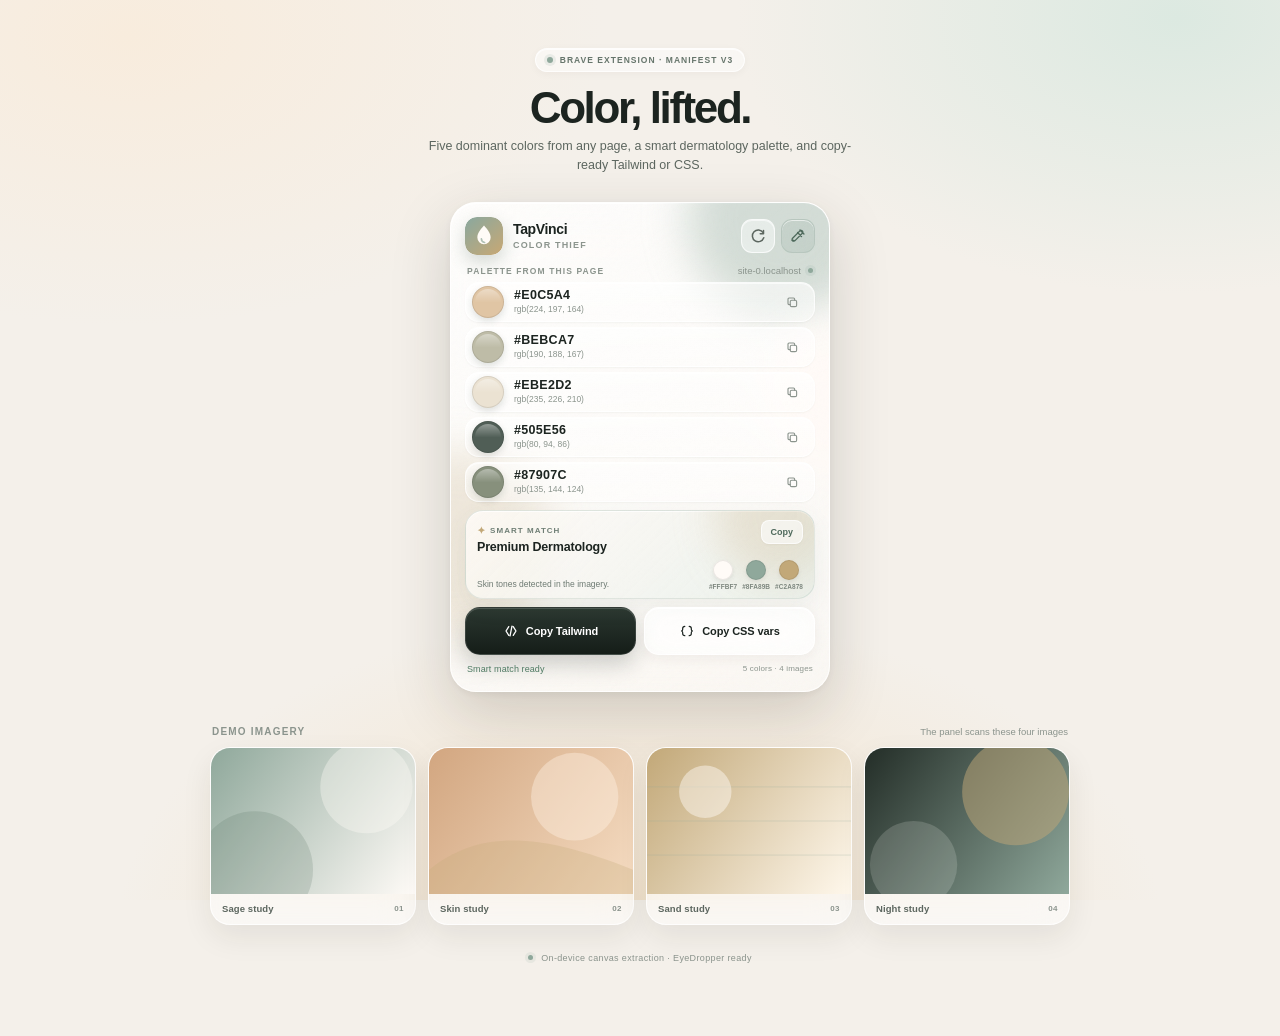
<file: index.html>
<!doctype html>
<html lang="en">
<head>
  <meta charset="utf-8">
  <meta name="viewport" content="width=device-width, initial-scale=1">
  <meta name="theme-color" content="#f4f0ea">
  <title>TapVinci Color Thief — Live Demo</title>
  <link rel="icon" href="data:image/svg+xml,%3Csvg xmlns='http://www.w3.org/2000/svg' viewBox='0 0 32 32'%3E%3Crect width='32' height='32' rx='10' fill='%238FA89B'/%3E%3Cpath d='M16 7.2c-2.8 3.2-5.6 6.4-5.6 10.1a5.6 5.6 0 1 0 11.2 0c0-3.7-2.8-6.9-5.6-10.1Z' fill='%23FFFBF7'/%3E%3C/svg%3E">
  <link rel="stylesheet" href="style.css">
</head>
<body class="demo-page">
  <div class="demo-shell">
    <header class="demo-intro">
      <span class="demo-kicker">Brave Extension · Manifest V3</span>
      <h1 class="demo-title">Color, lifted.</h1>
      <p class="demo-sub">Five dominant colors from any page, a smart dermatology palette, and copy-ready Tailwind or CSS.</p>
    </header>

    <div class="app">
      <div class="ambient ambient-a" aria-hidden="true"></div>
      <div class="ambient ambient-b" aria-hidden="true"></div>
      <div class="ambient ambient-c" aria-hidden="true"></div>

      <header class="topbar">
        <div class="brand">
          <div class="brand-mark" aria-hidden="true">
            <svg viewBox="0 0 32 32" role="img">
              <defs>
                <linearGradient id="brandGradient" x1="4" y1="2" x2="28" y2="30" gradientUnits="userSpaceOnUse">
                  <stop stop-color="#8FA89B"></stop>
                  <stop offset="1" stop-color="#C2A878"></stop>
                </linearGradient>
              </defs>
              <rect width="32" height="32" rx="10" fill="url(#brandGradient)"></rect>
              <path d="M16 7.2c-2.8 3.2-5.6 6.4-5.6 10.1a5.6 5.6 0 1 0 11.2 0c0-3.7-2.8-6.9-5.6-10.1Z" fill="#FFFBF7"></path>
              <path d="M13.8 18.3c0 1.6 1.1 2.9 2.7 3.2" fill="none" stroke="#8FA89B" stroke-linecap="round" stroke-width="1.4" opacity=".7"></path>
            </svg>
          </div>
          <div class="brand-copy">
            <span class="brand-name">TapVinci</span>
            <span class="brand-sub">Color Thief</span>
          </div>
        </div>

        <div class="top-actions">
          <button id="refreshBtn" class="icon-button" type="button" title="Scan the page again" aria-label="Scan the page again">
            <svg viewBox="0 0 20 20" aria-hidden="true">
              <path d="M15.7 6.3A6.5 6.5 0 1 0 16.4 12" fill="none" stroke="currentColor" stroke-linecap="round" stroke-width="1.7"></path>
              <path d="M16.1 3.8v3.6h-3.6" fill="none" stroke="currentColor" stroke-linecap="round" stroke-linejoin="round" stroke-width="1.7"></path>
            </svg>
          </button>
          <button id="eyedropperBtn" class="icon-button accent" type="button" title="Pick a color with EyeDropper" aria-label="Pick a color with EyeDropper">
            <svg viewBox="0 0 20 20" aria-hidden="true">
              <path d="m12.2 3.4 4.4 4.4M9.5 6.1l4.4 4.4M4.2 15.8l2.2-.4 8.4-8.4a1.9 1.9 0 0 0 0-2.7 1.9 1.9 0 0 0-2.7 0l-8.4 8.4-.4 2.2 2.2.1Z" fill="none" stroke="currentColor" stroke-linecap="round" stroke-linejoin="round" stroke-width="1.5"></path>
            </svg>
          </button>
        </div>
      </header>

      <main class="content">
        <div class="page-line">
          <span class="eyebrow">Palette from this page</span>
          <span class="page-meta">
            <span id="pageHost" class="host" title="Active page">—</span>
            <span class="privacy" title="Processed on-device"><span class="privacy-dot" aria-hidden="true"></span></span>
          </span>
        </div>

        <section id="palette" class="palette" aria-live="polite" aria-label="Extracted color palette">
          <div class="color-row skeleton" aria-hidden="true">
            <span class="dot skeleton-dot"></span>
            <span class="skeleton-lines"><span></span><span></span></span>
            <span class="skeleton-copy"></span>
          </div>
          <div class="color-row skeleton" aria-hidden="true">
            <span class="dot skeleton-dot"></span>
            <span class="skeleton-lines"><span></span><span></span></span>
            <span class="skeleton-copy"></span>
          </div>
          <div class="color-row skeleton" aria-hidden="true">
            <span class="dot skeleton-dot"></span>
            <span class="skeleton-lines"><span></span><span></span></span>
            <span class="skeleton-copy"></span>
          </div>
          <div class="color-row skeleton" aria-hidden="true">
            <span class="dot skeleton-dot"></span>
            <span class="skeleton-lines"><span></span><span></span></span>
            <span class="skeleton-copy"></span>
          </div>
          <div class="color-row skeleton" aria-hidden="true">
            <span class="dot skeleton-dot"></span>
            <span class="skeleton-lines"><span></span><span></span></span>
            <span class="skeleton-copy"></span>
          </div>
        </section>

        <section id="emptyState" class="empty hidden" aria-live="polite">
          <div class="empty-icon" aria-hidden="true">
            <svg viewBox="0 0 24 24">
              <rect x="3.5" y="5" width="17" height="14" rx="3" fill="none" stroke="currentColor" stroke-width="1.5"></rect>
              <circle cx="9" cy="10" r="1.6" fill="currentColor"></circle>
              <path d="m5.5 16.5 4.2-4.1 3 2.8 2.1-2 3.7 3.3" fill="none" stroke="currentColor" stroke-linecap="round" stroke-linejoin="round" stroke-width="1.5"></path>
            </svg>
          </div>
          <h2 id="emptyTitle">No images found</h2>
          <p id="emptyBody">Try the eyedropper, or add images to the page and scan again.</p>
          <button id="emptyPick" class="empty-pick" type="button" data-action="pick">
            <svg viewBox="0 0 20 20" aria-hidden="true">
              <path d="m12.2 3.4 4.4 4.4M9.5 6.1l4.4 4.4M4.2 15.8l2.2-.4 8.4-8.4a1.9 1.9 0 0 0 0-2.7 1.9 1.9 0 0 0-2.7 0l-8.4 8.4-.4 2.2 2.2.1Z" fill="none" stroke="currentColor" stroke-linecap="round" stroke-linejoin="round" stroke-width="1.5"></path>
            </svg>
            Pick a color
          </button>
        </section>

        <section id="suggestion" class="suggestion hidden" aria-live="polite">
          <div class="suggestion-head">
            <div class="suggestion-title">
              <span class="smart-label"><span aria-hidden="true">✦</span> Smart match</span>
              <h2>Premium Dermatology</h2>
            </div>
            <button id="copySuggestion" class="mini-copy" type="button" title="Copy dermatology palette" aria-label="Copy dermatology palette">Copy</button>
          </div>
          <div class="suggestion-row">
            <p id="suggestionReason" class="suggestion-reason">Skin, sand &amp; sage notes detected.</p>
            <div id="suggestionSwatches" class="suggestion-swatches"></div>
          </div>
        </section>

        <div class="actions">
          <button id="copyTailwind" class="action-button primary" type="button" disabled title="Copy as a Tailwind config">
            <svg viewBox="0 0 20 20" aria-hidden="true">
              <path d="M7.2 4.5 3.8 10l3.4 5.5M12.8 4.5 16.2 10l-3.4 5.5M11.2 3.8 8.8 16.2" fill="none" stroke="currentColor" stroke-linecap="round" stroke-linejoin="round" stroke-width="1.6"></path>
            </svg>
            <span>Copy Tailwind</span>
          </button>
          <button id="copyCss" class="action-button secondary" type="button" disabled title="Copy as CSS variables">
            <svg viewBox="0 0 20 20" aria-hidden="true">
              <path d="M7.3 4.2c-1.8 0-2.7.9-2.7 2.7v1.2c0 1-.5 1.6-1.4 1.9.9.3 1.4.9 1.4 1.9v1.2c0 1.8.9 2.7 2.7 2.7M12.7 4.2c1.8 0 2.7.9 2.7 2.7v1.2c0 1 .5 1.6 1.4 1.9-.9.3-1.4.9-1.4 1.9v1.2c0 1.8-.9 2.7-2.7 2.7" fill="none" stroke="currentColor" stroke-linecap="round" stroke-linejoin="round" stroke-width="1.5"></path>
            </svg>
            <span>Copy CSS vars</span>
          </button>
        </div>

        <div class="status-line">
          <p id="status" class="status" role="status" aria-live="polite">Scanning page…</p>
          <span id="scanMeta" class="scan-meta">Reading images…</span>
        </div>
      </main>
    </div>

    <section class="demo-gallery" aria-label="Demo imagery">
      <div class="demo-gallery-head">
        <h2 class="demo-gallery-title">Demo imagery</h2>
        <p class="demo-gallery-note">The panel scans these four images</p>
      </div>
      <div class="demo-grid">
        <figure class="demo-card">
          <img
            src="[data-uri]"
            alt="Sage and porcelain gradient"
            width="420"
            height="300">
          <figcaption>Sage study <span>01</span></figcaption>
        </figure>

        <figure class="demo-card">
          <img
            src="[data-uri]"
            alt="Warm skin and sand gradient"
            width="420"
            height="300">
          <figcaption>Skin study <span>02</span></figcaption>
        </figure>

        <figure class="demo-card">
          <img
            src="[data-uri]"
            alt="Sand and cream gradient with fine lines"
            width="420"
            height="300">
          <figcaption>Sand study <span>03</span></figcaption>
        </figure>

        <figure class="demo-card">
          <img
            src="[data-uri]"
            alt="Deep sage and warm sand gradient"
            width="420"
            height="300">
          <figcaption>Night study <span>04</span></figcaption>
        </figure>
      </div>
    </section>

    <p class="demo-footer">On-device canvas extraction · EyeDropper ready</p>
  </div>

  <script src="script.js"></script>
  <script src="details.js"></script>
</body>
</html>
</file>
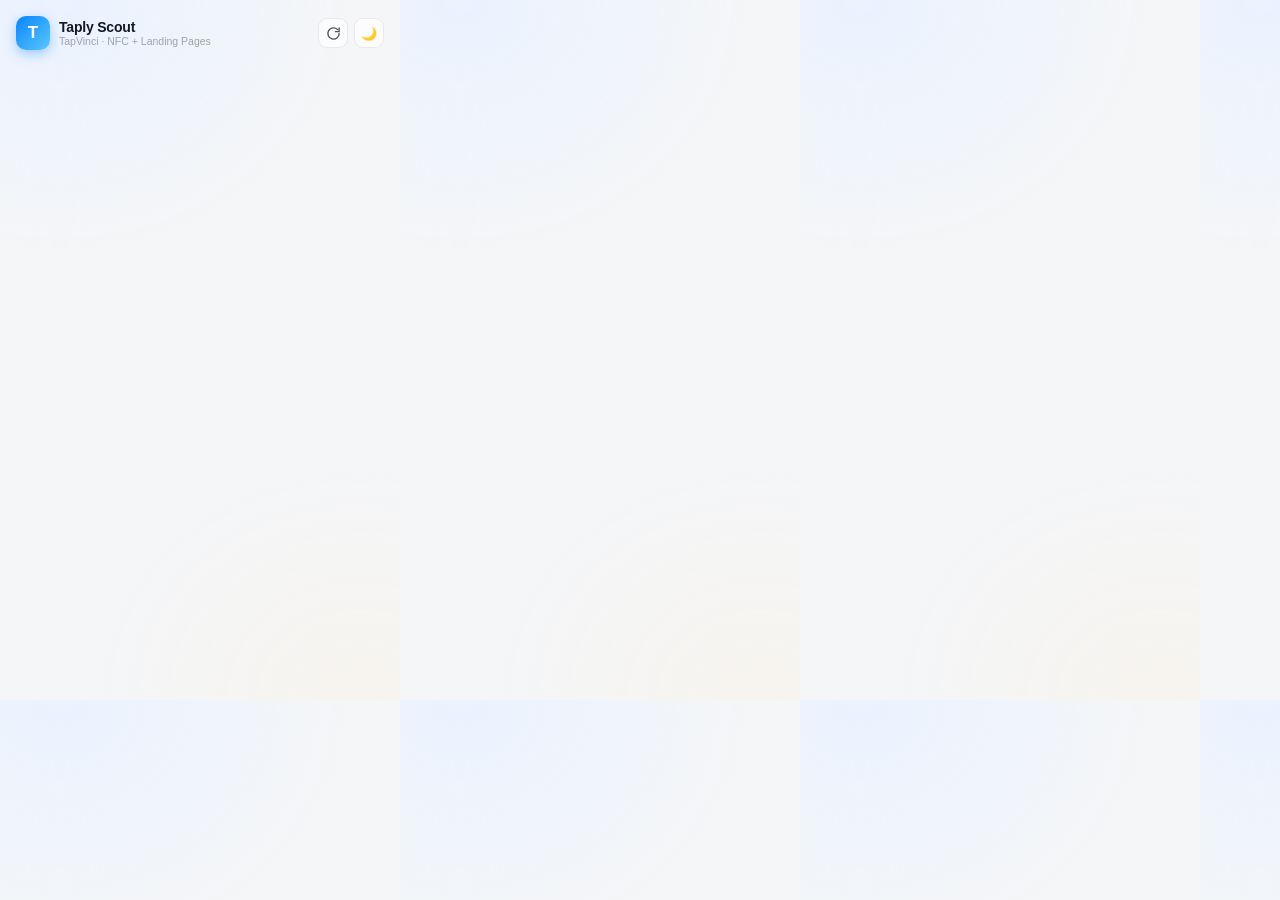
<file: popup.html>
<!DOCTYPE html>
<html lang="en" data-theme="light">
<head>
<meta charset="UTF-8">
<meta name="viewport" content="width=device-width, initial-scale=1">
<title>Taply Scout</title>
<link rel="stylesheet" href="popup.css">
</head>
<body>
<div id="app">

  <header id="topbar">
    <div class="brand">
      <div class="logo">T</div>
      <div>
        <div class="brandName">Taply Scout</div>
        <div class="brandSub">TapVinci · NFC + Landing Pages</div>
      </div>
    </div>
    <div class="topActions">
      <button id="btnRefresh" class="iconBtn" title="Re-scrape this business" aria-label="Re-scrape">
        <svg width="15" height="15" viewBox="0 0 24 24" fill="none" stroke="currentColor" stroke-width="2.2" stroke-linecap="round" stroke-linejoin="round"><path d="M21 12a9 9 0 1 1-2.64-6.36"/><path d="M21 3v6h-6"/></svg>
      </button>
      <button id="btnTheme" class="iconBtn" title="Toggle dark mode" aria-label="Toggle dark mode">🌙</button>
    </div>
  </header>

  <div id="statusLine" class="status" hidden></div>

  <div id="staleBar" class="stale" hidden>
    ⏱ Last scrape · <span id="staleAge"></span> — press ⟳ for fresh data
  </div>

  <main id="content" hidden>
    <section class="card hero">
      <div id="avatar" class="avatar">A</div>
      <div class="heroBody">
        <h1 id="bizName" class="name">Business</h1>
        <div class="metaRow">
          <span id="bizBadge" class="badge">Category</span>
          <span id="bizPill" class="pill">…</span>
        </div>
        <div id="starsRow" class="starsRow">
          <span id="starGlyphs" class="glyphs">★★★★★</span>
          <span id="starCount" class="count">—</span>
        </div>
      </div>
    </section>

    <section class="card themeRow">
      <div class="dots" id="themeDots"><i></i><i></i><i></i></div>
      <div class="themeText">
        <div id="themeDetected" class="themeDetected">Detected: —</div>
        <div id="themeName" class="themeName">Using — theme</div>
      </div>
    </section>

    <section class="card fields">
      <h2 class="cardTitle">Business Info</h2>
      <dl id="fieldsList" class="fieldsList"></dl>
      <div id="socialsRow" class="socialsRow" hidden></div>
    </section>

    <section class="card reviews">
      <h2 class="cardTitle">Reviews <span id="reviewsMeta" class="muted"></span></h2>
      <div id="reviewsList" class="reviewsList"></div>
    </section>

    <div class="group">
      <div class="groupLabel">Group A — Export Data</div>
      <div class="btnRow">
        <button id="btnMd" class="btn export primary" disabled>
          <span class="ic icMd"><svg width="14" height="14" viewBox="0 0 24 24" fill="none" stroke="currentColor" stroke-width="2.4" stroke-linecap="round" stroke-linejoin="round"><path d="M12 3v12"/><path d="m7 10 5 5 5-5"/><path d="M5 21h14"/></svg></span>
          <span class="btnText"><b>Export as MD</b><small>TapVinci scout file</small></span>
        </button>
        <button id="btnTxt" class="btn export" disabled>
          <span class="ic icTxt"><svg width="14" height="14" viewBox="0 0 24 24" fill="none" stroke="currentColor" stroke-width="2.4" stroke-linecap="round" stroke-linejoin="round"><path d="M12 3v12"/><path d="m7 10 5 5 5-5"/><path d="M5 21h14"/></svg></span>
          <span class="btnText"><b>Export as TXT</b><small>Plain text notes</small></span>
        </button>
      </div>

      <div class="groupLabel">Group B — Copy Builder Prompts</div>
      <div class="btnRow">
        <button id="btnVscode" class="btn prompt vscode" disabled>
          <span class="ic icVs"><svg width="14" height="14" viewBox="0 0 24 24" fill="none" stroke="currentColor" stroke-width="2.4" stroke-linecap="round" stroke-linejoin="round"><rect x="2" y="4" width="20" height="16" rx="3"/><path d="m9 10-2 2 2 2"/><path d="m15 10 2 2-2 2"/></svg></span>
          <span class="btnText"><b>Copy VS Code Prompt</b><small>Smart themed landing page</small></span>
        </button>
        <button id="btnOc" class="btn prompt oc" disabled>
          <span class="ic icOc"><svg width="14" height="14" viewBox="0 0 24 24" fill="none" stroke="currentColor" stroke-width="2.4" stroke-linecap="round" stroke-linejoin="round"><path d="m4 7 4 5-4 5"/><path d="M20 7l-4 5 4 5"/></svg></span>
          <span class="btnText"><b>Copy OpenCode Prompt</b><small>Full project scaffold</small></span>
        </button>
      </div>
      <div class="hint">Prompts carry the detected theme + reviews, so ChatGPT / Claude / Cursor / OpenCode builds colors that match the business.</div>
    </div>

    <footer class="foot">🔒 100% client-side — nothing leaves your browser • built by TapVinci 🇵🇭</footer>
  </main>

  <section id="empty" class="empty" hidden>
    <div class="emptyArt">🗺️</div>
    <h2 id="emptyTitle">Open a business on Google Maps first</h2>
    <p id="emptyText">Search a place and click it so the left panel shows the business, then press the button below.</p>
    <button id="btnRetry" class="btn retry">Get Info</button>
    <ol class="steps">
      <li>Open Google Maps and click a business</li>
      <li>Click the Taply Scout icon</li>
      <li>Export data or copy your smart prompt</li>
    </ol>
  </section>

</div>

<div id="toast" class="toast" hidden></div>

<div id="modal" class="modal" hidden>
  <div class="modalCard">
    <div class="modalHead">
      <div id="modalTitle" class="modalTitle">Preview</div>
      <button id="btnModalClose" class="iconBtn" aria-label="Close">
        <svg width="13" height="13" viewBox="0 0 24 24" fill="none" stroke="currentColor" stroke-width="2.6" stroke-linecap="round"><path d="M18 6 6 18"/><path d="m6 6 12 12"/></svg>
      </button>
    </div>
    <pre id="modalBody" class="modalBody"></pre>
    <div class="modalActions">
      <button id="btnModalCopy" class="btn mini">Copy</button>
      <button id="btnModalDownload" class="btn mini primary">Download</button>
    </div>
  </div>
</div>

<script src="popup.js"></script>
</body>
</html>
</file>
<file: style.css>
:root {
  color-scheme: light dark;
  --ink: #1c2420;
  --ink-2: #5c665f;
  --ink-3: #8b948d;
  --line: rgba(29, 42, 34, 0.09);
  --sage: #8fa89b;
  --sage-deep: #4f6a5c;
  --sand: #c2a878;
  --cream: #fffbf7;
  --danger: #a65b4f;
  --shadow: 0 20px 60px rgba(44, 38, 29, 0.18), 0 2px 8px rgba(44, 38, 29, 0.06);
}

* {
  box-sizing: border-box;
}

html {
  width: 380px;
}

body {
  width: 380px;
  margin: 0;
  padding: 8px;
  font-family: -apple-system, BlinkMacSystemFont, "SF Pro Display", "SF Pro Text", "Segoe UI", sans-serif;
  color: var(--ink);
  background:
    radial-gradient(120% 90% at 8% 0%, #faf2e9 0%, rgba(250, 242, 233, 0) 55%),
    radial-gradient(100% 80% at 100% 10%, #dfe9e2 0%, rgba(223, 233, 226, 0) 52%),
    radial-gradient(110% 100% at 50% 100%, #f1e3d0 0%, rgba(241, 227, 208, 0) 58%),
    #f3efe9;
  -webkit-font-smoothing: antialiased;
  text-rendering: optimizeLegibility;
}

button {
  font: inherit;
}

button:focus-visible {
  outline: 2px solid rgba(79, 106, 92, 0.7);
  outline-offset: 2px;
}

.app {
  position: relative;
  overflow: hidden;
  padding: 14px;
  border: 1px solid rgba(255, 255, 255, 0.74);
  border-radius: 26px;
  background: linear-gradient(145deg, rgba(255, 255, 255, 0.84), rgba(255, 255, 255, 0.56));
  box-shadow: var(--shadow), inset 0 1px 0 rgba(255, 255, 255, 0.85);
  -webkit-backdrop-filter: blur(34px) saturate(150%);
  backdrop-filter: blur(34px) saturate(150%);
  animation: app-in 0.34s cubic-bezier(0.2, 0.75, 0.3, 1) both;
}

.app::after {
  position: absolute;
  inset: 0;
  z-index: 0;
  border-radius: inherit;
  pointer-events: none;
  content: "";
  opacity: 0.16;
  mix-blend-mode: soft-light;
  background-image: url("data:image/svg+xml,%3Csvg viewBox='0 0 140 140' xmlns='http://www.w3.org/2000/svg'%3E%3Cfilter id='n'%3E%3CfeTurbulence type='fractalNoise' baseFrequency='.85' numOctaves='3' stitchTiles='stitch'/%3E%3C/filter%3E%3Crect width='100%25' height='100%25' filter='url(%23n)' opacity='.42'/%3E%3C/svg%3E");
}

.ambient {
  position: absolute;
  z-index: 0;
  border-radius: 50%;
  pointer-events: none;
  filter: blur(22px);
}

.ambient-a {
  top: -78px;
  right: -48px;
  width: 190px;
  height: 190px;
  background: rgba(143, 168, 155, 0.38);
}

.ambient-b {
  bottom: 50px;
  left: -90px;
  width: 190px;
  height: 190px;
  background: rgba(194, 168, 120, 0.24);
}

.ambient-c {
  top: 120px;
  right: -90px;
  width: 160px;
  height: 160px;
  background: rgba(255, 251, 247, 0.8);
}

.topbar,
.content,
.footer {
  position: relative;
  z-index: 1;
}

.topbar {
  display: flex;
  align-items: center;
  justify-content: space-between;
  gap: 10px;
  margin-bottom: 10px;
}

.brand {
  display: flex;
  align-items: center;
  gap: 10px;
  min-width: 0;
}

.brand-mark {
  flex: none;
  width: 38px;
  height: 38px;
  border-radius: 12px;
  box-shadow: 0 7px 17px rgba(79, 106, 92, 0.24);
}

.brand-mark svg {
  display: block;
  width: 100%;
  height: 100%;
  border-radius: inherit;
}

.brand-copy {
  min-width: 0;
}

.brand-name {
  display: block;
  font-size: 14px;
  font-weight: 750;
  line-height: 1.1;
  letter-spacing: -0.025em;
}

.brand-sub {
  display: block;
  margin-top: 3px;
  font-size: 9px;
  font-weight: 700;
  line-height: 1;
  letter-spacing: 0.13em;
  color: var(--ink-3);
  text-transform: uppercase;
}

.top-actions {
  display: flex;
  gap: 6px;
}

.icon-button {
  display: grid;
  width: 34px;
  height: 34px;
  padding: 0;
  color: var(--ink-2);
  cursor: pointer;
  background: rgba(255, 255, 255, 0.46);
  border: 1px solid rgba(255, 255, 255, 0.72);
  border-radius: 11px;
  box-shadow: inset 0 1px 0 rgba(255, 255, 255, 0.6);
  -webkit-backdrop-filter: blur(16px);
  backdrop-filter: blur(16px);
  place-items: center;
  transition: background 0.18s ease, color 0.18s ease, transform 0.18s ease;
}

.icon-button svg {
  width: 18px;
  height: 18px;
}

.icon-button:hover {
  color: var(--sage-deep);
  background: rgba(255, 255, 255, 0.7);
  transform: translateY(-1px);
}

.icon-button:active {
  transform: scale(0.95);
}

.icon-button.accent {
  color: var(--sage-deep);
  background: rgba(143, 168, 155, 0.17);
  border-color: rgba(143, 168, 155, 0.26);
}

.icon-button.scanning svg {
  animation: spin 0.8s linear infinite;
}

.page-line {
  display: flex;
  align-items: center;
  justify-content: space-between;
  gap: 10px;
  margin: 0 2px 6px;
}

.page-meta {
  display: flex;
  align-items: center;
  gap: 7px;
  min-width: 0;
}

.eyebrow {
  font-size: 8.5px;
  font-weight: 750;
  letter-spacing: 0.13em;
  color: var(--ink-3);
  text-transform: uppercase;
}

.host {
  max-width: 150px;
  overflow: hidden;
  font-size: 9.5px;
  color: var(--ink-3);
  text-overflow: ellipsis;
  white-space: nowrap;
}

.palette {
  display: grid;
  gap: 5px;
}

.color-row {
  display: flex;
  align-items: center;
  gap: 10px;
  height: 40px;
  padding: 0 6px;
  background: linear-gradient(180deg, rgba(255, 255, 255, 0.6), rgba(255, 255, 255, 0.38));
  border: 1px solid rgba(255, 255, 255, 0.72);
  border-radius: 14px;
  box-shadow: 0 1px 2px rgba(30, 40, 34, 0.04), inset 0 1px 0 rgba(255, 255, 255, 0.62);
  animation: row-in 0.34s cubic-bezier(0.2, 0.75, 0.3, 1) both;
  animation-delay: calc(var(--i, 0) * 34ms);
  transition: background 0.18s ease, box-shadow 0.18s ease, transform 0.18s ease;
}

.color-row:hover {
  background: linear-gradient(180deg, rgba(255, 255, 255, 0.76), rgba(255, 255, 255, 0.52));
  box-shadow: 0 5px 14px rgba(44, 38, 29, 0.06), inset 0 1px 0 rgba(255, 255, 255, 0.75);
  transform: translateY(-1px);
}

.dot {
  position: relative;
  flex: none;
  width: 32px;
  height: 32px;
  background: var(--swatch);
  border-radius: 50%;
  box-shadow: inset 0 0 0 1px rgba(0, 0, 0, 0.09), 0 3px 7px rgba(30, 40, 34, 0.14);
}

.dot::after {
  position: absolute;
  inset: 3px;
  content: "";
  background: linear-gradient(180deg, rgba(255, 255, 255, 0.38), rgba(255, 255, 255, 0) 52%);
  border-radius: inherit;
}

.color-meta {
  display: flex;
  flex: 1;
  flex-direction: column;
  gap: 2px;
  min-width: 0;
}

.hex {
  overflow: hidden;
  font-size: 12.5px;
  font-weight: 700;
  line-height: 1.1;
  letter-spacing: 0.025em;
  text-overflow: ellipsis;
  white-space: nowrap;
  font-variant-numeric: tabular-nums;
}

.rgb {
  overflow: hidden;
  font-size: 8.5px;
  line-height: 1.1;
  color: var(--ink-3);
  text-overflow: ellipsis;
  white-space: nowrap;
  font-variant-numeric: tabular-nums;
}

.copy-color {
  display: grid;
  flex: none;
  width: 32px;
  height: 32px;
  padding: 0;
  color: var(--ink-3);
  cursor: pointer;
  background: transparent;
  border: 1px solid transparent;
  border-radius: 10px;
  place-items: center;
  transition: background 0.18s ease, color 0.18s ease, transform 0.18s ease;
}

.copy-color svg {
  width: 15px;
  height: 15px;
}

.copy-color:hover {
  color: var(--sage-deep);
  background: rgba(143, 168, 155, 0.14);
}

.copy-color:active {
  transform: scale(0.92);
}

.copy-color.copied {
  color: var(--sage-deep);
  background: rgba(143, 168, 155, 0.18);
}

.color-row.skeleton {
  pointer-events: none;
  animation: none;
}

.skeleton-dot {
  background: rgba(29, 42, 34, 0.08);
  box-shadow: none;
}

.skeleton-dot::after {
  display: none;
}

.skeleton-lines {
  display: flex;
  flex: 1;
  flex-direction: column;
  gap: 6px;
}

.skeleton-lines span {
  display: block;
  width: 72px;
  height: 8px;
  background: linear-gradient(90deg, rgba(29, 42, 34, 0.06), rgba(255, 255, 255, 0.62), rgba(29, 42, 34, 0.06));
  background-size: 200% 100%;
  border-radius: 4px;
  animation: shimmer 1.35s ease-in-out infinite;
}

.skeleton-lines span:last-child {
  width: 46px;
  height: 6px;
}

.skeleton-copy {
  width: 28px;
  height: 28px;
  background: rgba(29, 42, 34, 0.05);
  border-radius: 9px;
}

.hidden {
  display: none !important;
}

.empty {
  padding: 22px 14px 16px;
  text-align: center;
  background: rgba(255, 255, 255, 0.36);
  border: 1px dashed rgba(79, 106, 92, 0.2);
  border-radius: 18px;
  animation: card-in 0.32s ease both;
}

.empty-icon {
  display: grid;
  width: 46px;
  height: 46px;
  margin: 0 auto 10px;
  color: var(--sage-deep);
  background: rgba(143, 168, 155, 0.14);
  border-radius: 15px;
  place-items: center;
}

.empty-icon svg {
  width: 24px;
  height: 24px;
}

.empty h2 {
  margin: 0 0 4px;
  font-size: 14px;
  font-weight: 700;
  letter-spacing: -0.02em;
}

.empty p {
  max-width: 238px;
  margin: 0 auto 14px;
  font-size: 10.5px;
  line-height: 1.45;
  color: var(--ink-2);
}

.empty-pick {
  display: flex;
  align-items: center;
  justify-content: center;
  gap: 8px;
  width: 100%;
  height: 48px;
  color: #fff;
  cursor: pointer;
  background: linear-gradient(180deg, #2c3831, #151d18);
  border: 1px solid rgba(255, 255, 255, 0.12);
  border-radius: 15px;
  box-shadow: 0 10px 22px rgba(21, 29, 24, 0.2), inset 0 1px 0 rgba(255, 255, 255, 0.16);
  font-size: 12px;
  font-weight: 650;
  transition: transform 0.18s ease, box-shadow 0.18s ease;
}

.empty-pick svg {
  width: 17px;
  height: 17px;
}

.empty-pick:hover {
  box-shadow: 0 13px 26px rgba(21, 29, 24, 0.24), inset 0 1px 0 rgba(255, 255, 255, 0.16);
  transform: translateY(-1px);
}

.empty-pick:active {
  transform: scale(0.985);
}

.suggestion {
  position: relative;
  overflow: hidden;
  margin-top: 8px;
  padding: 9px 11px 8px;
  background: linear-gradient(135deg, rgba(255, 251, 247, 0.84), rgba(226, 235, 229, 0.64));
  border: 1px solid rgba(143, 168, 155, 0.24);
  border-radius: 18px;
  box-shadow: 0 8px 22px rgba(79, 106, 92, 0.08), inset 0 1px 0 rgba(255, 255, 255, 0.8);
  animation: card-in 0.38s cubic-bezier(0.2, 0.75, 0.3, 1) both;
}

.suggestion::before {
  position: absolute;
  top: -60px;
  right: -30px;
  width: 130px;
  height: 130px;
  content: "";
  background: rgba(194, 168, 120, 0.24);
  border-radius: 50%;
  filter: blur(20px);
}

.suggestion-head {
  position: relative;
  display: flex;
  align-items: flex-start;
  justify-content: space-between;
  gap: 8px;
}

.suggestion-title {
  min-width: 0;
}

.smart-label {
  display: inline-flex;
  align-items: center;
  gap: 4px;
  font-size: 8px;
  font-weight: 750;
  letter-spacing: 0.13em;
  color: #6f7f75;
  text-transform: uppercase;
}

.smart-label span {
  font-size: 10px;
  color: var(--sand);
}

.suggestion h2 {
  margin: 2px 0 0;
  font-size: 12.5px;
  font-weight: 720;
  letter-spacing: -0.015em;
}

.mini-copy {
  flex: none;
  height: 24px;
  padding: 0 9px;
  color: var(--sage-deep);
  cursor: pointer;
  background: rgba(255, 255, 255, 0.58);
  border: 1px solid rgba(255, 255, 255, 0.72);
  border-radius: 8px;
  box-shadow: 0 1px 2px rgba(44, 38, 29, 0.04);
  font-size: 9px;
  font-weight: 700;
  transition: background 0.18s ease, transform 0.18s ease;
}

.mini-copy:hover {
  background: rgba(255, 255, 255, 0.82);
  transform: translateY(-1px);
}

.mini-copy:active {
  transform: scale(0.95);
}

.suggestion-row {
  position: relative;
  display: flex;
  align-items: flex-end;
  justify-content: space-between;
  gap: 8px;
  margin-top: 6px;
}

.suggestion-reason {
  max-width: 168px;
  margin: 0;
  font-size: 8.5px;
  line-height: 1.3;
  color: #6f7b73;
}

.suggestion-swatches {
  display: flex;
  gap: 5px;
}

.suggestion-swatch {
  display: flex;
  flex-direction: column;
  align-items: center;
  gap: 3px;
  padding: 0;
  cursor: pointer;
  background: none;
  border: 0;
}

.suggestion-dot {
  width: 20px;
  height: 20px;
  background: var(--swatch);
  border-radius: 50%;
  box-shadow: inset 0 0 0 1px rgba(0, 0, 0, 0.08), 0 2px 4px rgba(0, 0, 0, 0.08);
  transition: transform 0.18s ease;
}

.suggestion-swatch:hover .suggestion-dot {
  transform: translateY(-2px) scale(1.06);
}

.suggestion-hex {
  font-size: 6.5px;
  font-weight: 700;
  letter-spacing: 0.01em;
  color: #7d877f;
  font-variant-numeric: tabular-nums;
}

.actions {
  display: grid;
  grid-template-columns: 1fr 1fr;
  gap: 8px;
  margin-top: 8px;
}

.action-button {
  display: flex;
  align-items: center;
  justify-content: center;
  gap: 7px;
  height: 48px;
  padding: 0 8px;
  cursor: pointer;
  border: 1px solid transparent;
  border-radius: 15px;
  font-size: 11px;
  font-weight: 650;
  letter-spacing: -0.01em;
  transition: transform 0.18s ease, box-shadow 0.18s ease, background 0.18s ease;
}

.action-button svg {
  flex: none;
  width: 16px;
  height: 16px;
}

.action-button.primary {
  color: #fff;
  background: linear-gradient(180deg, #2c3831, #151d18);
  border-color: rgba(255, 255, 255, 0.12);
  box-shadow: 0 10px 22px rgba(21, 29, 24, 0.2), inset 0 1px 0 rgba(255, 255, 255, 0.16);
}

.action-button.secondary {
  color: var(--ink);
  background: rgba(255, 255, 255, 0.54);
  border-color: rgba(255, 255, 255, 0.82);
  box-shadow: 0 4px 14px rgba(44, 38, 29, 0.06), inset 0 1px 0 rgba(255, 255, 255, 0.82);
  -webkit-backdrop-filter: blur(16px);
  backdrop-filter: blur(16px);
}

.action-button:hover:not(:disabled) {
  transform: translateY(-1px);
}

.action-button.primary:hover:not(:disabled) {
  box-shadow: 0 13px 27px rgba(21, 29, 24, 0.25), inset 0 1px 0 rgba(255, 255, 255, 0.16);
}

.action-button.secondary:hover:not(:disabled) {
  background: rgba(255, 255, 255, 0.72);
}

.action-button:active:not(:disabled) {
  transform: scale(0.985);
}

.action-button:disabled {
  cursor: not-allowed;
  opacity: 0.38;
  box-shadow: none;
}

.status-line {
  display: flex;
  align-items: center;
  justify-content: space-between;
  gap: 8px;
  min-height: 15px;
  margin: 7px 2px 0;
}

.status {
  flex: 1;
  min-width: 0;
  margin: 0;
  overflow: hidden;
  font-size: 9px;
  line-height: 1.3;
  color: var(--ink-3);
  text-align: left;
  text-overflow: ellipsis;
  letter-spacing: 0.01em;
  white-space: nowrap;
  transition: color 0.2s ease;
}

.scan-meta {
  flex: none;
  font-size: 8px;
  line-height: 1.3;
  color: var(--ink-3);
  letter-spacing: 0.02em;
  white-space: nowrap;
}

.status[data-tone="success"] {
  color: #4f7a63;
}

.status[data-tone="error"] {
  color: var(--danger);
}

.status[data-tone="busy"] {
  color: #8a785a;
}

.footer {
  display: flex;
  align-items: center;
  justify-content: space-between;
  gap: 10px;
  margin-top: 8px;
  padding-top: 8px;
  color: var(--ink-3);
  border-top: 1px solid rgba(29, 42, 34, 0.06);
  font-size: 8px;
  letter-spacing: 0.03em;
}

.privacy {
  display: inline-flex;
  align-items: center;
  gap: 4px;
  white-space: nowrap;
}

.privacy-dot {
  width: 5px;
  height: 5px;
  background: var(--sage);
  border-radius: 50%;
  box-shadow: 0 0 0 3px rgba(143, 168, 155, 0.14);
}

@keyframes app-in {
  from {
    opacity: 0;
    transform: translateY(4px) scale(0.99);
  }
  to {
    opacity: 1;
    transform: translateY(0) scale(1);
  }
}

@keyframes row-in {
  from {
    opacity: 0;
    transform: translateY(4px);
  }
  to {
    opacity: 1;
    transform: translateY(0);
  }
}

@keyframes card-in {
  from {
    opacity: 0;
    transform: translateY(5px) scale(0.99);
  }
  to {
    opacity: 1;
    transform: translateY(0) scale(1);
  }
}

@keyframes shimmer {
  0% {
    background-position: 200% 0;
  }
  100% {
    background-position: -200% 0;
  }
}

@keyframes spin {
  to {
    transform: rotate(360deg);
  }
}

@media (prefers-color-scheme: dark) {
  :root {
    --ink: #f2f5f2;
    --ink-2: #aab4ac;
    --ink-3: #7d8a81;
    --line: rgba(255, 255, 255, 0.08);
    --shadow: 0 20px 60px rgba(0, 0, 0, 0.48), 0 2px 8px rgba(0, 0, 0, 0.2);
  }

  body {
    background:
      radial-gradient(120% 90% at 8% 0%, #1b241f 0%, rgba(27, 36, 31, 0) 55%),
      radial-gradient(100% 80% at 100% 10%, #17221c 0%, rgba(23, 34, 28, 0) 52%),
      radial-gradient(110% 100% at 50% 100%, #2a241b 0%, rgba(42, 36, 27, 0) 58%),
      #101512;
  }

  .app {
    background: linear-gradient(145deg, rgba(31, 40, 34, 0.86), rgba(20, 27, 23, 0.72));
    border-color: rgba(255, 255, 255, 0.08);
    box-shadow: var(--shadow), inset 0 1px 0 rgba(255, 255, 255, 0.07);
  }

  .ambient-a {
    background: rgba(143, 168, 155, 0.2);
  }

  .ambient-b {
    background: rgba(194, 168, 120, 0.14);
  }

  .ambient-c {
    background: rgba(255, 251, 247, 0.1);
  }

  .icon-button {
    color: var(--ink-2);
    background: rgba(255, 255, 255, 0.06);
    border-color: rgba(255, 255, 255, 0.08);
  }

  .icon-button:hover {
    background: rgba(255, 255, 255, 0.1);
  }

  .icon-button.accent {
    color: #c4d5cb;
    background: rgba(143, 168, 155, 0.14);
    border-color: rgba(143, 168, 155, 0.2);
  }

  .color-row {
    background: linear-gradient(180deg, rgba(255, 255, 255, 0.075), rgba(255, 255, 255, 0.04));
    border-color: rgba(255, 255, 255, 0.07);
    box-shadow: inset 0 1px 0 rgba(255, 255, 255, 0.04);
  }

  .color-row:hover {
    background: linear-gradient(180deg, rgba(255, 255, 255, 0.1), rgba(255, 255, 255, 0.055));
    box-shadow: 0 5px 14px rgba(0, 0, 0, 0.18), inset 0 1px 0 rgba(255, 255, 255, 0.06);
  }

  .skeleton-lines span {
    background: linear-gradient(90deg, rgba(255, 255, 255, 0.05), rgba(255, 255, 255, 0.14), rgba(255, 255, 255, 0.05));
    background-size: 200% 100%;
  }

  .skeleton-dot,
  .skeleton-copy {
    background: rgba(255, 255, 255, 0.06);
  }

  .empty {
    background: rgba(255, 255, 255, 0.03);
    border-color: rgba(255, 255, 255, 0.1);
  }

  .suggestion {
    background: linear-gradient(135deg, rgba(58, 68, 60, 0.72), rgba(43, 52, 46, 0.56));
    border-color: rgba(143, 168, 155, 0.18);
    box-shadow: 0 8px 22px rgba(0, 0, 0, 0.18), inset 0 1px 0 rgba(255, 255, 255, 0.06);
  }

  .smart-label,
  .suggestion-reason {
    color: #a9b5ad;
  }

  .suggestion-hex {
    color: #9aa69e;
  }

  .mini-copy {
    color: #dce5df;
    background: rgba(255, 255, 255, 0.08);
    border-color: rgba(255, 255, 255, 0.08);
  }

  .mini-copy:hover {
    background: rgba(255, 255, 255, 0.13);
  }

  .action-button.secondary {
    color: var(--ink);
    background: rgba(255, 255, 255, 0.07);
    border-color: rgba(255, 255, 255, 0.09);
    box-shadow: 0 4px 14px rgba(0, 0, 0, 0.12), inset 0 1px 0 rgba(255, 255, 255, 0.05);
  }

  .action-button.secondary:hover:not(:disabled) {
    background: rgba(255, 255, 255, 0.11);
  }

  .footer {
    border-top-color: rgba(255, 255, 255, 0.06);
  }

  .status[data-tone="success"] {
    color: #8fc4a6;
  }
}

@media (prefers-reduced-motion: reduce) {
  *,
  *::before,
  *::after {
    scroll-behavior: auto !important;
    animation-duration: 0.001ms !important;
    animation-iteration-count: 1 !important;
    transition-duration: 0.001ms !important;
  }
}

/* --------------------------------------------------------------------------
   Standalone web demo
   -------------------------------------------------------------------------- */

html {
  width: 100%;
}

body.demo-page {
  display: flex;
  justify-content: center;
  width: 100%;
  min-height: 100vh;
  margin: 0;
  padding: 48px 20px 64px;
  background:
    radial-gradient(60% 52% at 10% 4%, #f8ecdd 0%, rgba(248, 236, 221, 0) 62%),
    radial-gradient(54% 48% at 92% 2%, #dce9e1 0%, rgba(220, 233, 225, 0) 64%),
    radial-gradient(66% 58% at 50% 104%, #f2e2cb 0%, rgba(242, 226, 203, 0) 62%),
    #f4f0ea;
  background-attachment: fixed;
}

body.demo-page .demo-shell {
  display: flex;
  flex-direction: column;
  align-items: center;
  width: 100%;
  max-width: 1040px;
}

.demo-intro {
  width: min(560px, 100%);
  margin: 0 auto 26px;
  text-align: center;
}

.demo-kicker {
  display: inline-flex;
  align-items: center;
  gap: 7px;
  padding: 6px 11px;
  color: #66756b;
  background: rgba(255, 255, 255, 0.48);
  border: 1px solid rgba(255, 255, 255, 0.74);
  border-radius: 999px;
  box-shadow: 0 2px 8px rgba(44, 38, 29, 0.04), inset 0 1px 0 rgba(255, 255, 255, 0.7);
  font-size: 8.5px;
  font-weight: 750;
  letter-spacing: 0.12em;
  text-transform: uppercase;
  -webkit-backdrop-filter: blur(16px);
  backdrop-filter: blur(16px);
}

.demo-kicker::before {
  width: 6px;
  height: 6px;
  content: "";
  background: var(--sage);
  border-radius: 50%;
  box-shadow: 0 0 0 3px rgba(143, 168, 155, 0.15);
}

.demo-title {
  margin: 14px 0 8px;
  font-size: clamp(32px, 5vw, 44px);
  font-weight: 760;
  line-height: 0.98;
  letter-spacing: -0.055em;
  color: var(--ink);
}

.demo-sub {
  max-width: 440px;
  margin: 0 auto;
  font-size: 12.5px;
  line-height: 1.55;
  color: var(--ink-2);
}

body.demo-page .app {
  flex: none;
  width: min(380px, 100%);
}

.demo-gallery {
  width: min(860px, 100%);
  margin-top: 34px;
}

.demo-gallery-head {
  display: flex;
  align-items: baseline;
  justify-content: space-between;
  gap: 16px;
  margin: 0 2px 10px;
}

.demo-gallery-title {
  margin: 0;
  font-size: 10px;
  font-weight: 750;
  letter-spacing: 0.12em;
  color: var(--ink-3);
  text-transform: uppercase;
}

.demo-gallery-note {
  margin: 0;
  font-size: 9.5px;
  color: var(--ink-3);
}

.demo-grid {
  display: grid;
  grid-template-columns: repeat(4, minmax(0, 1fr));
  gap: 12px;
}

.demo-card {
  margin: 0;
  overflow: hidden;
  background: rgba(255, 255, 255, 0.5);
  border: 1px solid rgba(255, 255, 255, 0.76);
  border-radius: 20px;
  box-shadow: 0 12px 30px rgba(44, 38, 29, 0.08), inset 0 1px 0 rgba(255, 255, 255, 0.7);
  -webkit-backdrop-filter: blur(20px);
  backdrop-filter: blur(20px);
  transition: transform 0.22s ease, box-shadow 0.22s ease;
}

.demo-card:hover {
  box-shadow: 0 18px 40px rgba(44, 38, 29, 0.12), inset 0 1px 0 rgba(255, 255, 255, 0.8);
  transform: translateY(-3px);
}

.demo-card img {
  display: block;
  width: 100%;
  height: auto;
  aspect-ratio: 7 / 5;
  object-fit: cover;
}

.demo-card figcaption {
  display: flex;
  align-items: center;
  justify-content: space-between;
  gap: 8px;
  padding: 9px 11px 10px;
  font-size: 9.5px;
  font-weight: 650;
  letter-spacing: 0.01em;
  color: var(--ink-2);
}

.demo-card figcaption span {
  font-size: 8px;
  font-weight: 600;
  letter-spacing: 0.06em;
  color: var(--ink-3);
  text-transform: uppercase;
}

.demo-footer {
  display: flex;
  align-items: center;
  justify-content: center;
  gap: 8px;
  margin-top: 28px;
  font-size: 9px;
  letter-spacing: 0.04em;
  color: var(--ink-3);
  text-align: center;
}

.demo-footer::before {
  width: 5px;
  height: 5px;
  content: "";
  background: var(--sage);
  border-radius: 50%;
  box-shadow: 0 0 0 3px rgba(143, 168, 155, 0.13);
}

@media (max-width: 720px) {
  body.demo-page {
    padding: 30px 14px 46px;
  }

  .demo-intro {
    margin-bottom: 22px;
  }

  .demo-title {
    font-size: 32px;
  }

  .demo-grid {
    grid-template-columns: repeat(2, minmax(0, 1fr));
  }

  .demo-gallery-head {
    align-items: flex-start;
    flex-direction: column;
    gap: 3px;
  }
}

@media (max-width: 420px) {
  body.demo-page {
    padding-right: 10px;
    padding-left: 10px;
  }

  body.demo-page .app {
    width: 100%;
  }

  .demo-card figcaption {
    padding-right: 9px;
    padding-left: 9px;
  }
}

@media (prefers-color-scheme: dark) {
  body.demo-page {
    background:
      radial-gradient(60% 52% at 10% 4%, #1c251f 0%, rgba(28, 37, 31, 0) 62%),
      radial-gradient(54% 48% at 92% 2%, #16221b 0%, rgba(22, 34, 27, 0) 64%),
      radial-gradient(66% 58% at 50% 104%, #2b241a 0%, rgba(43, 36, 26, 0) 62%),
      #101512;
    background-attachment: fixed;
  }

  .demo-kicker {
    color: #aab8ae;
    background: rgba(255, 255, 255, 0.06);
    border-color: rgba(255, 255, 255, 0.09);
    box-shadow: 0 2px 8px rgba(0, 0, 0, 0.12), inset 0 1px 0 rgba(255, 255, 255, 0.05);
  }

  .demo-card {
    background: rgba(255, 255, 255, 0.055);
    border-color: rgba(255, 255, 255, 0.09);
    box-shadow: 0 12px 30px rgba(0, 0, 0, 0.22), inset 0 1px 0 rgba(255, 255, 255, 0.05);
  }

  .demo-card:hover {
    box-shadow: 0 18px 40px rgba(0, 0, 0, 0.28), inset 0 1px 0 rgba(255, 255, 255, 0.07);
  }
}
</file>
<file: popup.css>
/* ============================================================
   Taply Scout — popup.css
   Apple-keynote aesthetics: frosted glass, 16px cards, soft
   shadows, SF-style type. No frameworks. Light + dark themes.
   NOTE: Chromium caps extension popups at 800×600 viewport —
   the 400×700 body scrolls gracefully inside it.
   ============================================================ */

:root {
  --bg: #F5F6F8;
  --bg-grad-a: #EAF2FF;
  --bg-grad-b: #F7F4EF;
  --card: rgba(255, 255, 255, 0.66);
  --card-border: rgba(17, 24, 39, 0.07);
  --text: #111827;
  --text-2: #4B5563;
  --muted: #9CA3AF;
  --hairline: rgba(17, 24, 39, 0.08);
  --accent: #0A84FF;
  --accent-ink: #FFFFFF;
  --orange: #FF9F0A;
  --orange-tint: rgba(255, 159, 10, 0.16);
  --orange-ink: #B26A00;
  --gold: #F4B740;
  --shadow-card: 0 8px 24px rgba(0, 0, 0, 0.08);
  --shadow-btn: 0 4px 14px rgba(10, 132, 255, 0.25);
  --glass-blur: blur(24px) saturate(180%);
  --radius-card: 16px;
  --radius-btn: 14px;
}

html[data-theme="dark"] {
  --bg: #0B0C10;
  --bg-grad-a: #101726;
  --bg-grad-b: #131313;
  --card: rgba(28, 29, 36, 0.62);
  --card-border: rgba(255, 255, 255, 0.09);
  --text: #F5F5F7;
  --text-2: #C7C9D1;
  --muted: #7C8087;
  --hairline: rgba(255, 255, 255, 0.08);
  --orange-tint: rgba(255, 159, 10, 0.22);
  --orange-ink: #FFB340;
  --shadow-card: 0 10px 28px rgba(0, 0, 0, 0.45);
  --shadow-btn: 0 4px 16px rgba(10, 132, 255, 0.35);
}

* { box-sizing: border-box; margin: 0; padding: 0; }

html, body {
  width: 400px;
  height: 700px;
}

body {
  font-family: -apple-system, BlinkMacSystemFont, "SF Pro Display", "Segoe UI Variable Display",
    "Segoe UI", Inter, Roboto, "Helvetica Neue", sans-serif;
  -webkit-font-smoothing: antialiased;
  text-rendering: optimizeLegibility;
  color: var(--text);
  background:
    radial-gradient(120% 60% at 15% 0%, var(--bg-grad-a) 0%, transparent 60%),
    radial-gradient(120% 60% at 90% 100%, var(--bg-grad-b) 0%, transparent 55%),
    var(--bg);
  overflow-y: auto;
  overflow-x: hidden;
  scrollbar-width: thin;
}

[hidden] { display: none !important; }

::-webkit-scrollbar { width: 8px; }
::-webkit-scrollbar-thumb { background: rgba(128, 132, 144, 0.35); border-radius: 8px; }
::-webkit-scrollbar-track { background: transparent; }

button { font-family: inherit; cursor: pointer; }
button:disabled { cursor: not-allowed; opacity: 0.55; }
button:focus-visible { outline: 2px solid var(--accent); outline-offset: 2px; }

/* ---------- layout ---------- */

#app {
  padding: 14px 14px 18px;
  display: flex;
  flex-direction: column;
  gap: 10px;
}

/* ---------- top bar ---------- */

#topbar {
  display: flex;
  align-items: center;
  justify-content: space-between;
  padding: 2px 2px 6px;
}

.brand { display: flex; align-items: center; gap: 9px; }

.logo {
  width: 34px; height: 34px;
  border-radius: 10px;
  background: linear-gradient(135deg, #0A84FF, #5AC8FA);
  color: #fff; font-weight: 800; font-size: 17px;
  display: flex; align-items: center; justify-content: center;
  box-shadow: 0 4px 12px rgba(10, 132, 255, 0.35);
}

.brandName { font-size: 14px; font-weight: 700; letter-spacing: -0.2px; }
.brandSub { font-size: 10.5px; color: var(--muted); font-weight: 500; }

.topActions { display: flex; gap: 6px; }

.iconBtn {
  width: 30px; height: 30px;
  border: 1px solid var(--hairline);
  border-radius: 9px;
  background: var(--card);
  backdrop-filter: var(--glass-blur);
  -webkit-backdrop-filter: var(--glass-blur);
  color: var(--text-2);
  display: flex; align-items: center; justify-content: center;
  font-size: 13px;
  transition: transform 0.15s ease, background 0.2s ease;
}
.iconBtn:hover { transform: translateY(-1px); background: rgba(128, 132, 144, 0.12); }

/* ---------- status / stale ---------- */

.status {
  font-size: 11.5px; color: var(--text-2); font-weight: 500;
  text-align: center; padding: 4px 0 0;
}

.stale {
  font-size: 11px; color: var(--orange-ink);
  background: var(--orange-tint);
  border: 1px solid rgba(255, 159, 10, 0.25);
  border-radius: 10px; padding: 7px 10px;
}

/* ---------- cards ---------- */

.card {
  background: var(--card);
  backdrop-filter: var(--glass-blur);
  -webkit-backdrop-filter: var(--glass-blur);
  border: 1px solid var(--card-border);
  border-radius: var(--radius-card);
  box-shadow: var(--shadow-card);
  padding: 13px;
}

.cardTitle {
  font-size: 11px; font-weight: 700; letter-spacing: 0.7px;
  text-transform: uppercase; color: var(--muted); margin-bottom: 9px;
}
.muted { color: var(--muted); font-weight: 500; letter-spacing: 0; text-transform: none; font-size: 10.5px; }

/* ---------- hero ---------- */

.hero { display: flex; gap: 11px; align-items: center; }

.avatar {
  width: 52px; height: 52px; flex: 0 0 52px;
  border-radius: 15px;
  background: linear-gradient(135deg, var(--avatar-a, #0A84FF), var(--avatar-b, #5AC8FA));
  color: #fff; font-weight: 800; font-size: 23px;
  display: flex; align-items: center; justify-content: center;
  box-shadow: 0 6px 16px rgba(0, 0, 0, 0.16);
}

.heroBody { min-width: 0; flex: 1; }

.name {
  font-size: 18px; font-weight: 700; letter-spacing: -0.3px;
  line-height: 1.2; white-space: nowrap; overflow: hidden; text-overflow: ellipsis;
}

.metaRow { display: flex; align-items: center; gap: 6px; margin-top: 5px; flex-wrap: wrap; }

.badge {
  font-size: 10.5px; font-weight: 600; color: var(--text-2);
  background: rgba(128, 132, 144, 0.14);
  border: 1px solid var(--hairline);
  padding: 3px 8px; border-radius: 999px;
  white-space: nowrap; overflow: hidden; text-overflow: ellipsis; max-width: 170px;
}

.pill {
  font-size: 10.5px; font-weight: 700;
  padding: 3px 9px; border-radius: 999px;
  background: rgba(128, 132, 144, 0.14); color: var(--text-2);
  border: 1px solid var(--hairline);
  white-space: nowrap;
}
.pill.lead { background: var(--orange-tint); color: var(--orange-ink); border-color: rgba(255, 159, 10, 0.3); }

.starsRow { display: flex; align-items: center; gap: 6px; margin-top: 5px; }
.glyphs { color: var(--gold); font-size: 12px; letter-spacing: 1.5px; }
.count { font-size: 11.5px; color: var(--text-2); font-weight: 600; }

/* ---------- theme row ---------- */

.themeRow { display: flex; align-items: center; gap: 10px; padding: 11px 13px; }

.dots { display: flex; gap: 5px; flex: 0 0 auto; }
.dots i {
  width: 15px; height: 15px; border-radius: 50%;
  border: 2px solid rgba(255, 255, 255, 0.85);
  box-shadow: 0 1px 4px rgba(0, 0, 0, 0.2);
}
html[data-theme="dark"] .dots i { border-color: rgba(0, 0, 0, 0.5); }
.dots i:nth-child(1) { background: var(--c1, #0A84FF); }
.dots i:nth-child(2) { background: var(--c2, #F4B740); }
.dots i:nth-child(3) { background: var(--c3, #EFF7FF); }

.themeDetected { font-size: 12px; font-weight: 700; letter-spacing: -0.1px; }
.themeName { font-size: 11px; color: var(--text-2); margin-top: 1px; }

/* ---------- fields ---------- */

.fieldsList { display: flex; flex-direction: column; }

.frow {
  display: grid; grid-template-columns: 88px 1fr; gap: 8px;
  padding: 5.5px 0;
  border-bottom: 1px solid var(--hairline);
  font-size: 12px;
}
.frow:last-child { border-bottom: none; }
.frow .k { color: var(--muted); font-weight: 600; font-size: 11px; padding-top: 1px; }
.frow .v { color: var(--text-2); font-weight: 500; word-break: break-word; min-width: 0; }
.frow .v.strong { color: var(--text); font-weight: 650; }
.frow .v.warn { color: var(--orange-ink); font-weight: 700; }
.frow .v.mono { font-family: ui-monospace, "SF Mono", Consolas, monospace; font-size: 10.5px; }
.frow .v a { color: var(--accent); text-decoration: none; font-weight: 600; }
.frow .v a:hover { text-decoration: underline; }

.socialsRow { display: flex; flex-wrap: wrap; gap: 6px; margin-top: 9px; }
.chip {
  font-size: 10.5px; font-weight: 700; text-decoration: none;
  padding: 4px 10px; border-radius: 999px; color: #fff !important;
  display: inline-flex; align-items: center; gap: 4px;
  transition: transform 0.15s ease, filter 0.2s ease;
}
.chip:hover { transform: translateY(-1px); filter: brightness(1.08); }
.chip.facebook  { background: #1877F2; }
.chip.instagram { background: linear-gradient(45deg, #F58529 0%, #DD2A7B 50%, #515BD4 100%); }
.chip.tiktok    { background: #000000; border: 1px solid rgba(255,255,255,0.2); }
.chip.whatsapp  { background: #25D366; }
.chip.linkedin  { background: #0A66C2; }
.chip.youtube   { background: #FF0000; }
.chip.twitter   { background: #1D9BF0; }
.chip.other     { background: #6B7280; }

/* ---------- reviews ---------- */

.reviewsList { display: flex; flex-direction: column; gap: 9px; }

.rev {
  border: 1px solid var(--hairline);
  border-radius: 12px;
  padding: 9px 10px;
  background: rgba(128, 132, 144, 0.06);
}
.revHead { display: flex; align-items: baseline; gap: 7px; flex-wrap: wrap; }
.rStars { color: var(--gold); font-size: 10.5px; letter-spacing: 1px; }
.rAuthor { font-size: 11.5px; font-weight: 700; }
.rDate { font-size: 10.5px; color: var(--muted); }
.rText {
  margin-top: 4px; font-size: 11.5px; color: var(--text-2); line-height: 1.45;
  display: -webkit-box; -webkit-line-clamp: 2; -webkit-box-orient: vertical; overflow: hidden;
}
.revEmpty { font-size: 11.5px; color: var(--muted); text-align: center; padding: 6px 0; }

/* ---------- button groups ---------- */

.group { display: flex; flex-direction: column; gap: 8px; margin-top: 2px; }

.groupLabel {
  font-size: 10px; font-weight: 800; letter-spacing: 1px;
  text-transform: uppercase; color: var(--muted);
  margin: 4px 2px 0;
}

.btnRow { display: flex; gap: 8px; }

.btn {
  height: 52px;
  border: 1px solid var(--card-border);
  border-radius: var(--radius-btn);
  background: var(--card);
  backdrop-filter: var(--glass-blur);
  -webkit-backdrop-filter: var(--glass-blur);
  box-shadow: var(--shadow-card);
  color: var(--text);
  display: flex; align-items: center; justify-content: center; gap: 9px;
  padding: 0 12px;
  transition: transform 0.16s ease, box-shadow 0.2s ease, background 0.2s ease;
  min-width: 0;
}
.btn:hover:not(:disabled) { transform: translateY(-1.5px); }
.btn:active:not(:disabled) { transform: translateY(0) scale(0.985); }
.btnRow .btn { flex: 1 1 0; }

.btnText { display: flex; flex-direction: column; align-items: flex-start; line-height: 1.15; min-width: 0; }
.btnText b { font-size: 12.5px; font-weight: 700; letter-spacing: -0.1px; white-space: nowrap; }
.btnText small { font-size: 9.8px; color: var(--muted); font-weight: 550; white-space: nowrap; overflow: hidden; text-overflow: ellipsis; max-width: 100%; }

.ic {
  width: 26px; height: 26px; flex: 0 0 26px;
  border-radius: 8px; color: #fff;
  display: flex; align-items: center; justify-content: center;
}
.icMd  { background: linear-gradient(135deg, #0A84FF, #64D2FF); }
.icTxt { background: linear-gradient(135deg, #6B7280, #9CA3AF); }
.icVs  { background: linear-gradient(135deg, #DB2777, #F472B6); }
.icOc  { background: linear-gradient(135deg, #059669, #34D399); }

.btn.retry {
  height: 44px; margin: 10px auto 0; padding: 0 22px;
  background: linear-gradient(135deg, #0A84FF, #0071E3);
  color: #fff; font-weight: 700; font-size: 13px;
  box-shadow: var(--shadow-btn); border: none;
}

.btn.mini { height: 34px; padding: 0 14px; border-radius: 10px; font-size: 11.5px; font-weight: 700; }
.btn.mini.primary { background: linear-gradient(135deg, #0A84FF, #0071E3); color: #fff; border: none; box-shadow: var(--shadow-btn); }

.hint { font-size: 10px; color: var(--muted); line-height: 1.5; padding: 2px 4px 0; }

.foot { text-align: center; font-size: 9.8px; color: var(--muted); padding-top: 4px; }

/* ---------- empty state ---------- */

.empty { text-align: center; padding: 46px 22px 0; }
.emptyArt { font-size: 46px; margin-bottom: 12px; filter: drop-shadow(0 6px 14px rgba(0,0,0,0.15)); }
.empty h2 { font-size: 16.5px; font-weight: 750; letter-spacing: -0.3px; }
.empty p { font-size: 12px; color: var(--text-2); line-height: 1.55; margin-top: 7px; }

.steps {
  list-style: none; margin: 16px auto 0; text-align: left; max-width: 240px;
  display: flex; flex-direction: column; gap: 7px;
}
.steps li {
  font-size: 11.5px; color: var(--text-2); font-weight: 500;
  padding-left: 22px; position: relative;
}
.steps li::before {
  content: "✓"; position: absolute; left: 0; top: 0;
  color: var(--accent); font-weight: 800;
}

/* ---------- toast ---------- */

.toast {
  position: fixed; left: 50%; bottom: 22px;
  transform: translateX(-50%) translateY(14px);
  background: rgba(28, 28, 30, 0.86);
  backdrop-filter: blur(24px) saturate(180%);
  -webkit-backdrop-filter: blur(24px) saturate(180%);
  color: #fff; font-size: 12px; font-weight: 650;
  padding: 9px 16px; border-radius: 999px;
  box-shadow: 0 10px 30px rgba(0, 0, 0, 0.35);
  opacity: 0; pointer-events: none;
  transition: opacity 0.22s ease, transform 0.22s ease;
  max-width: 340px; text-align: center; z-index: 60;
}
.toast.show { opacity: 1; transform: translateX(-50%) translateY(0); }

/* ---------- modal ---------- */

.modal {
  position: fixed; inset: 0; z-index: 50;
  background: rgba(10, 10, 12, 0.55);
  display: flex; align-items: center; justify-content: center;
  padding: 16px;
}
.modalCard {
  width: 372px; max-height: 560px;
  display: flex; flex-direction: column;
  background: var(--card);
  backdrop-filter: var(--glass-blur);
  -webkit-backdrop-filter: var(--glass-blur);
  border: 1px solid var(--card-border);
  border-radius: 20px; box-shadow: 0 24px 60px rgba(0, 0, 0, 0.3);
  overflow: hidden;
}
.modalHead {
  display: flex; align-items: center; justify-content: space-between;
  padding: 11px 13px; border-bottom: 1px solid var(--hairline);
}
.modalTitle { font-size: 12.5px; font-weight: 700; letter-spacing: -0.1px; }
.modalBody {
  flex: 1; overflow: auto; padding: 11px 13px;
  font-family: ui-monospace, "SF Mono", Consolas, monospace;
  font-size: 10px; line-height: 1.55; color: var(--text-2);
  white-space: pre-wrap; word-break: break-word;
}
.modalActions {
  display: flex; gap: 8px; padding: 10px 13px;
  border-top: 1px solid var(--hairline);
}
.modalActions .btn { flex: 1; }
</file>
